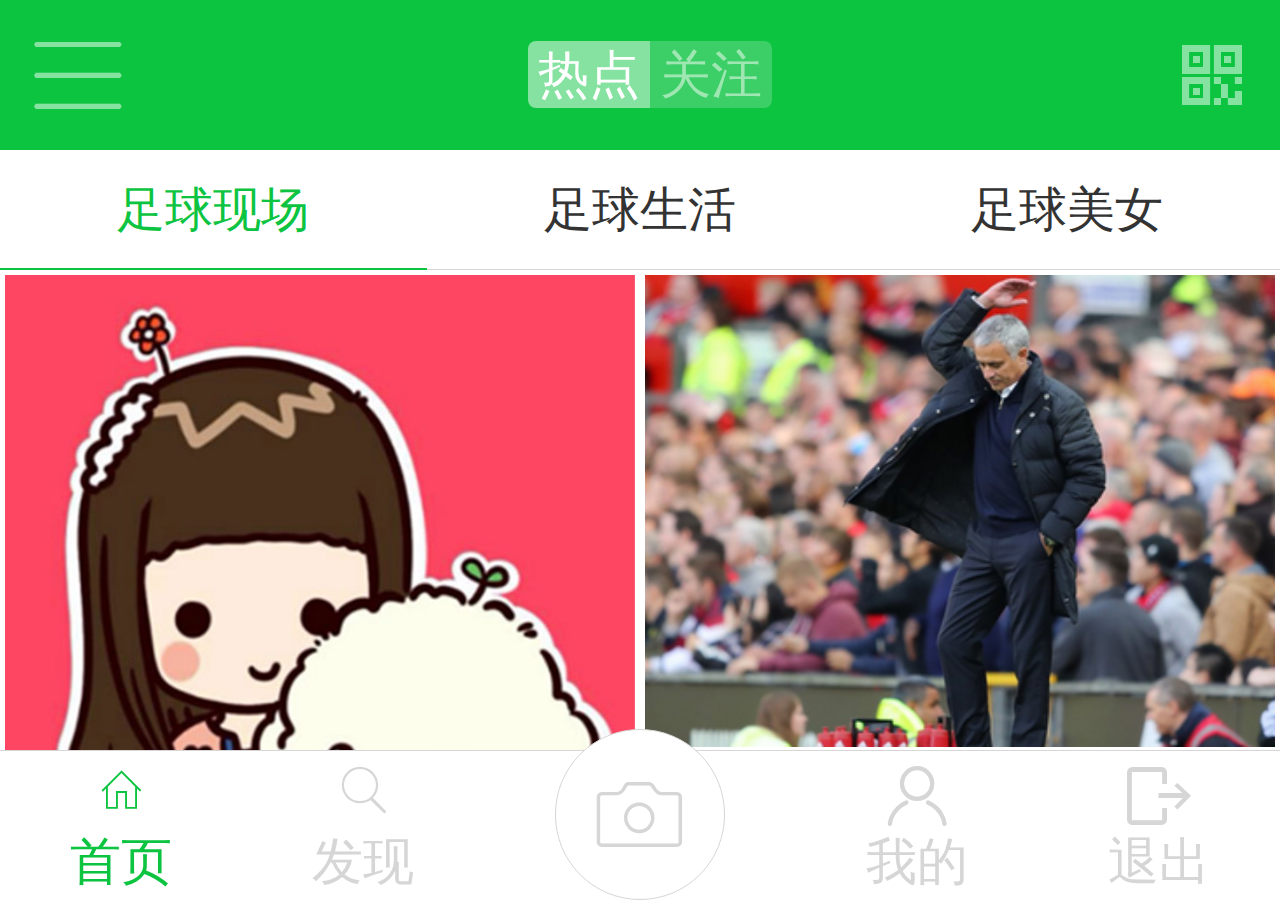
<file: mobile4/index.html>
<!DOCTYPE html>
<html lang="en">
<head>
	<meta charset="UTF-8">
	<meta name="viewport" content="width=device-width,initial-scale=1,user-scalable=no">
	<title>Document</title>
	<link rel="stylesheet" href="font/iconfont.css">
	<link rel="stylesheet" href="css/main.css">
	<script>
		document.documentElement.style.fontSize=window.innerWidth/15+"px";
	</script>
</head>
<body>
	<header>
		<a href="#" class="iconfont icon-menu"></a>
		<span class="btn"><a class="active" href="#">热点</a><a href="#">关注</a></span>
		<a href="" class="iconfont icon-erweima"></a>
	</header>
	<nav>
		<a class="active" href="#">足球现场</a>
		<a href="#">足球生活</a>
		<a href="#">足球美女</a>
	</nav>
	<main>
		<div class="block">
			<a href="#"><img src="img/img1.jpg" alt=""></a>
			<a href="#">西甲-巴萨3-4客负 皇马1-1丢榜首</a>
		</div>
		<div class="block">
			<a href="#"><img src="img/img2.png" alt=""></a>
			<a href="#">英超-曼联憾平 曼城0-2热刺 瓜帅首败</a>
		</div>
		<div class="block">
			<a href="#"><img src="img/img3.jpg" alt=""></a>
			<a href="#">意甲-AC米兰4-3 国米1-2罗马</a>
		</div>
		<div class="block">
			<a href="#"><img src="img/img4.jpg" alt=""></a>
			<a href="#">德甲-拜仁1-1终结连胜 药厂擒多特</a>
		</div>
		<div class="block">
			<a href="#"><img src="img/img1.jpg" alt=""></a>
			<a href="#">西甲-巴萨3-4客负 皇马1-1丢榜首</a>
		</div>
		<div class="block">
			<a href="#"><img src="img/img2.png" alt=""></a>
			<a href="#">英超-曼联憾平 曼城0-2热刺 瓜帅首败</a>
		</div>
		<div class="block">
			<a href="#"><img src="img/img3.jpg" alt=""></a>
			<a href="#">意甲-AC米兰4-3 国米1-2罗马</a>
		</div>
		<div class="block">
			<a href="#"><img src="img/img4.jpg" alt=""></a>
			<a href="#">德甲-拜仁1-1终结连胜 药厂擒多特</a>
		</div>
	</main>
	<footer>
		<a class="active" href="#"><span class="iconfont icon-home"></span><br>首页</a>
		<a href="#"><span class="iconfont icon-search"></span><br>发现</a>
		<a class="round" href="#"><span class="iconfont icon-camera"></span></a>
		<a href="#"><span class="iconfont icon-user"></span><br>我的</a>
		<a href="#"><span class="iconfont icon-tuichu"></span><br>退出</a>
	</footer>
</body>
</html>
</file>
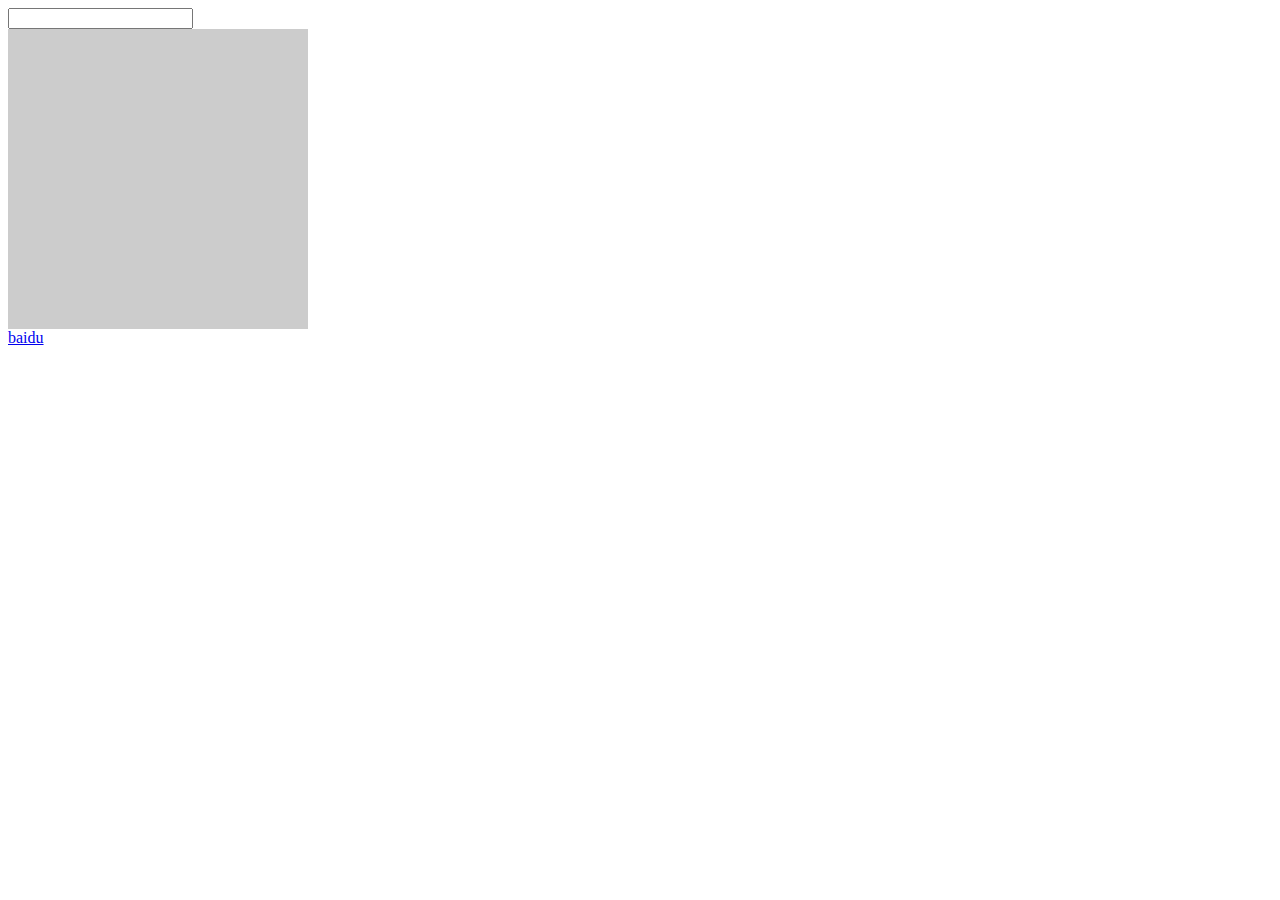
<file: dt.html>
<!DOCTYPE html>
<html>
	<head>
		<meta charset="utf-8" />
		<title></title>
		<meta name="viewport" content="width=device-width, initial-scale=1.0,user-scalable=no" />
		<style>
			.box{
				width:300px;
				height: 300px;
				background-color: #ccc;
		    }
		    a{
		    	display:block;
		    	width:50px;
		    	height: 50px;
		    	-webkit-tap-highlight-color: transparent;
		    }
		</style>
	</head>
	<body>
		<input type="number"  />
		<div id="box" class="box">
			  
		</div>
		
		<a href="http://baidu.com">baidu</a>
		<script>
			
            
		</script>
	</body>
</html>
</file>
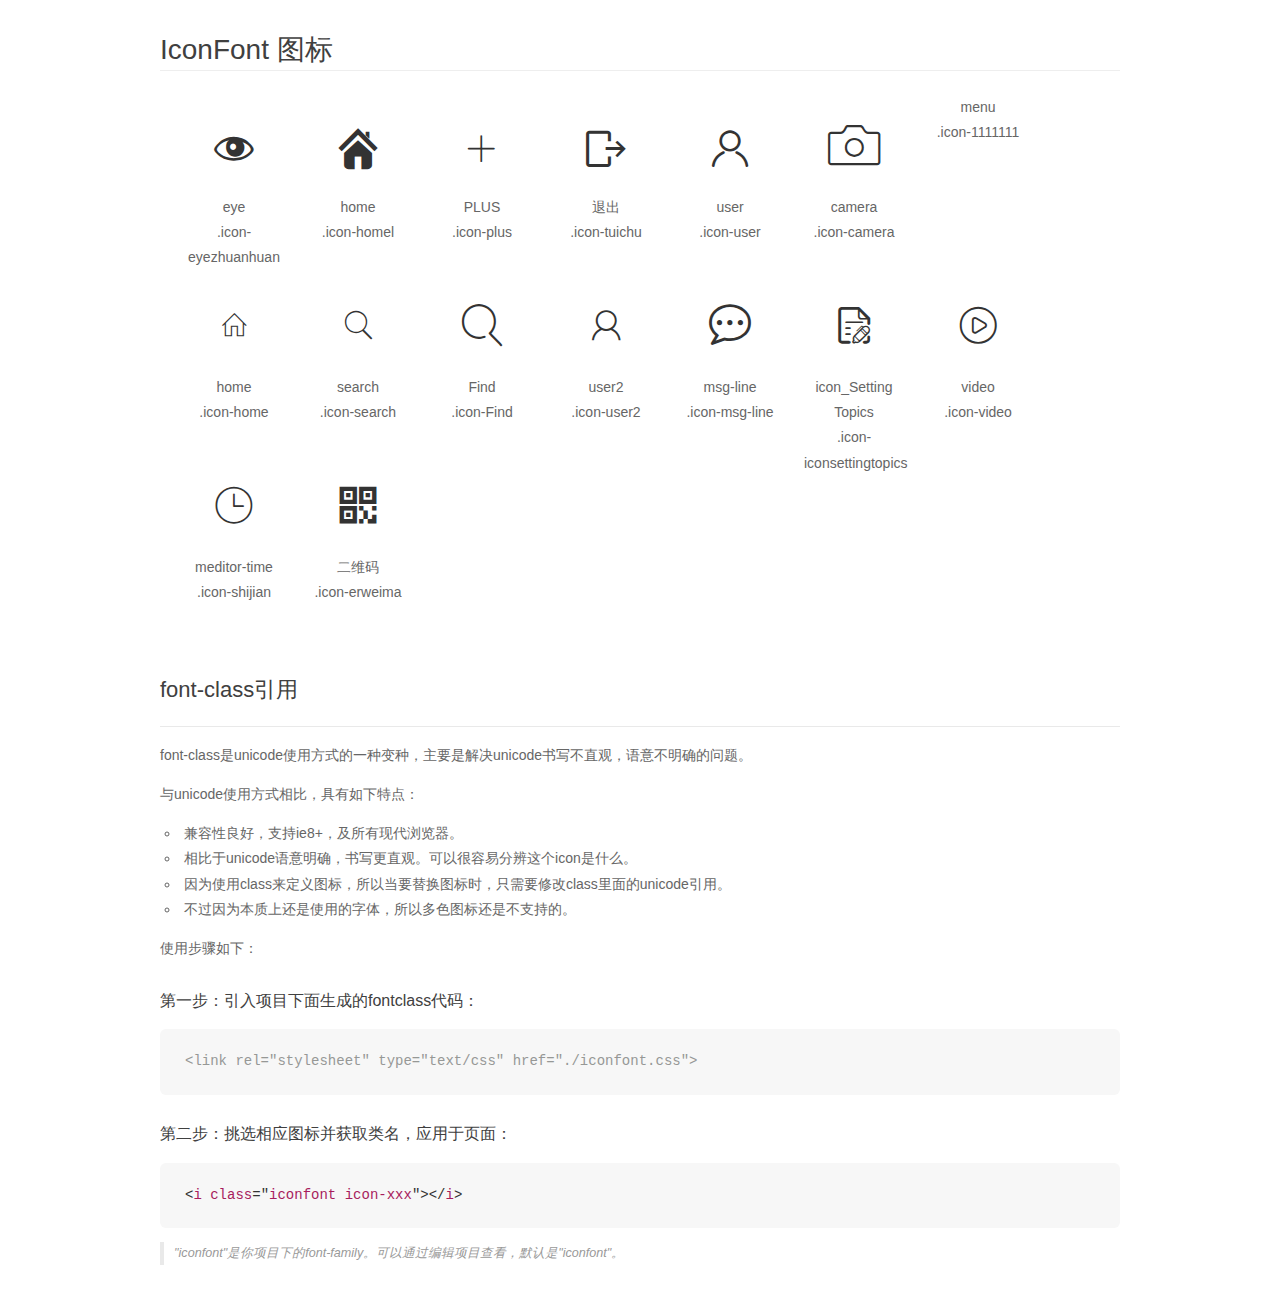
<file: mobile4/font/demo_fontclass.html>
<!DOCTYPE html>
<html>
<head>
    <meta charset="utf-8"/>
    <title>IconFont</title>
    <link rel="stylesheet" href="demo.css">
    <link rel="stylesheet" href="iconfont.css">
</head>
<body>
    <div class="main markdown">
        <h1>IconFont 图标</h1>
        <ul class="icon_lists clear">
            
                <li>
                <i class="icon iconfont icon-eyezhuanhuan"></i>
                    <div class="name">eye</div>
                    <div class="fontclass">.icon-eyezhuanhuan</div>
                </li>
            
                <li>
                <i class="icon iconfont icon-homel"></i>
                    <div class="name">home</div>
                    <div class="fontclass">.icon-homel</div>
                </li>
            
                <li>
                <i class="icon iconfont icon-plus"></i>
                    <div class="name">PLUS</div>
                    <div class="fontclass">.icon-plus</div>
                </li>
            
                <li>
                <i class="icon iconfont icon-tuichu"></i>
                    <div class="name">退出</div>
                    <div class="fontclass">.icon-tuichu</div>
                </li>
            
                <li>
                <i class="icon iconfont icon-user"></i>
                    <div class="name">user</div>
                    <div class="fontclass">.icon-user</div>
                </li>
            
                <li>
                <i class="icon iconfont icon-camera"></i>
                    <div class="name">camera</div>
                    <div class="fontclass">.icon-camera</div>
                </li>
            
                <li>
                <i class="icon iconfont icon-1111111"></i>
                    <div class="name">menu</div>
                    <div class="fontclass">.icon-1111111</div>
                </li>
            
                <li>
                <i class="icon iconfont icon-home"></i>
                    <div class="name">home</div>
                    <div class="fontclass">.icon-home</div>
                </li>
            
                <li>
                <i class="icon iconfont icon-search"></i>
                    <div class="name">search</div>
                    <div class="fontclass">.icon-search</div>
                </li>
            
                <li>
                <i class="icon iconfont icon-Find"></i>
                    <div class="name">Find</div>
                    <div class="fontclass">.icon-Find</div>
                </li>
            
                <li>
                <i class="icon iconfont icon-user2"></i>
                    <div class="name">user2</div>
                    <div class="fontclass">.icon-user2</div>
                </li>
            
                <li>
                <i class="icon iconfont icon-msg-line"></i>
                    <div class="name">msg-line</div>
                    <div class="fontclass">.icon-msg-line</div>
                </li>
            
                <li>
                <i class="icon iconfont icon-iconsettingtopics"></i>
                    <div class="name">icon_Setting Topics</div>
                    <div class="fontclass">.icon-iconsettingtopics</div>
                </li>
            
                <li>
                <i class="icon iconfont icon-video"></i>
                    <div class="name">video</div>
                    <div class="fontclass">.icon-video</div>
                </li>
            
                <li>
                <i class="icon iconfont icon-shijian"></i>
                    <div class="name">meditor-time</div>
                    <div class="fontclass">.icon-shijian</div>
                </li>
            
                <li>
                <i class="icon iconfont icon-erweima"></i>
                    <div class="name">二维码</div>
                    <div class="fontclass">.icon-erweima</div>
                </li>
            
        </ul>

        <h2 id="font-class-">font-class引用</h2>
        <hr>

        <p>font-class是unicode使用方式的一种变种，主要是解决unicode书写不直观，语意不明确的问题。</p>
        <p>与unicode使用方式相比，具有如下特点：</p>
        <ul>
        <li>兼容性良好，支持ie8+，及所有现代浏览器。</li>
        <li>相比于unicode语意明确，书写更直观。可以很容易分辨这个icon是什么。</li>
        <li>因为使用class来定义图标，所以当要替换图标时，只需要修改class里面的unicode引用。</li>
        <li>不过因为本质上还是使用的字体，所以多色图标还是不支持的。</li>
        </ul>
        <p>使用步骤如下：</p>
        <h3 id="-fontclass-">第一步：引入项目下面生成的fontclass代码：</h3>


        <pre><code class="lang-js hljs javascript"><span class="hljs-comment">&lt;link rel="stylesheet" type="text/css" href="./iconfont.css"&gt;</span></code></pre>
        <h3 id="-">第二步：挑选相应图标并获取类名，应用于页面：</h3>
        <pre><code class="lang-css hljs">&lt;<span class="hljs-selector-tag">i</span> <span class="hljs-selector-tag">class</span>="<span class="hljs-selector-tag">iconfont</span> <span class="hljs-selector-tag">icon-xxx</span>"&gt;&lt;/<span class="hljs-selector-tag">i</span>&gt;</code></pre>
        <blockquote>
        <p>"iconfont"是你项目下的font-family。可以通过编辑项目查看，默认是"iconfont"。</p>
        </blockquote>
    </div>
</body>
</html>
</file>
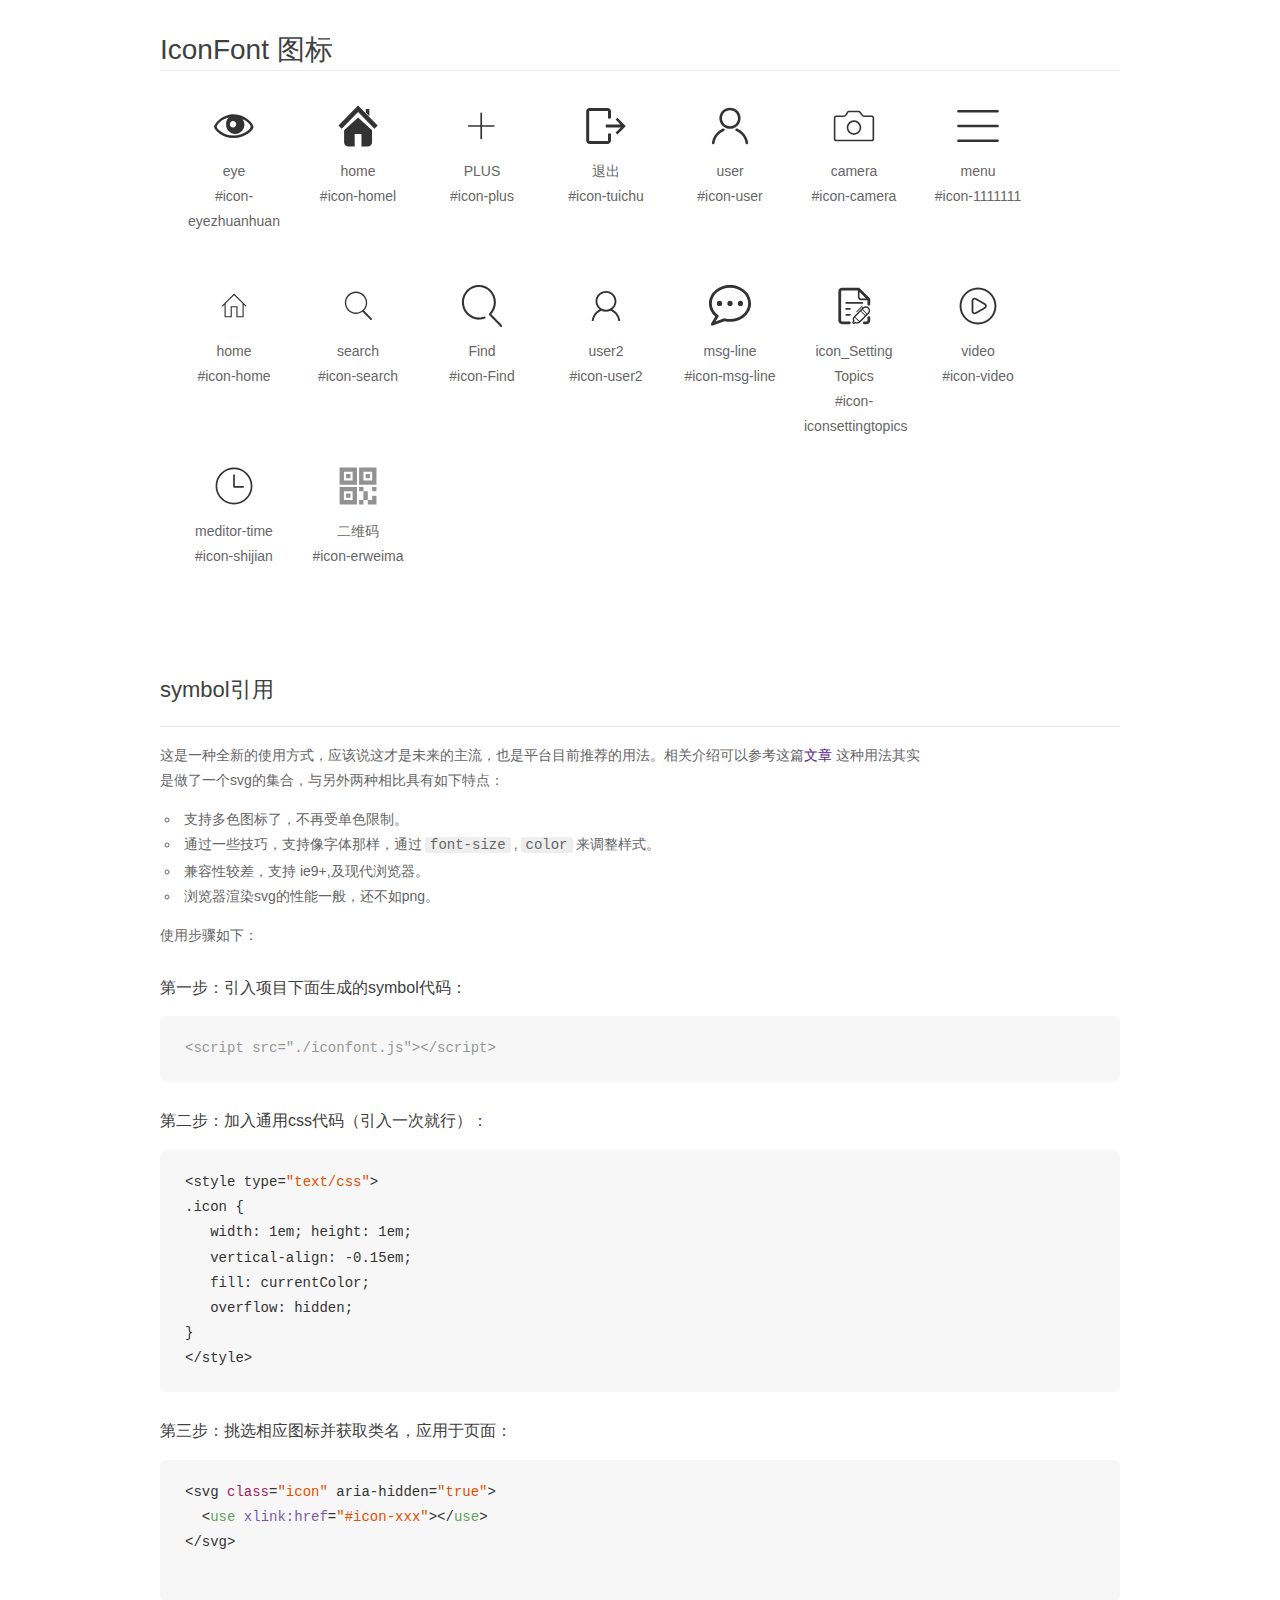
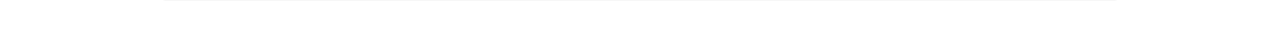
<file: mobile4/font/demo_symbol.html>
<!DOCTYPE html>
<html>
<head>
    <meta charset="utf-8"/>
    <title>IconFont</title>
    <link rel="stylesheet" href="demo.css">
    <script src="iconfont.js"></script>

    <style type="text/css">
        .icon {
          /* 通过设置 font-size 来改变图标大小 */
          width: 1em; height: 1em;
          /* 图标和文字相邻时，垂直对齐 */
          vertical-align: -0.15em;
          /* 通过设置 color 来改变 SVG 的颜色/fill */
          fill: currentColor;
          /* path 和 stroke 溢出 viewBox 部分在 IE 下会显示
             normalize.css 中也包含这行 */
          overflow: hidden;
        }

    </style>
</head>
<body>
    <div class="main markdown">
        <h1>IconFont 图标</h1>
        <ul class="icon_lists clear">
            
                <li>
                    <svg class="icon" aria-hidden="true">
                        <use xlink:href="#icon-eyezhuanhuan"></use>
                    </svg>
                    <div class="name">eye</div>
                    <div class="fontclass">#icon-eyezhuanhuan</div>
                </li>
            
                <li>
                    <svg class="icon" aria-hidden="true">
                        <use xlink:href="#icon-homel"></use>
                    </svg>
                    <div class="name">home</div>
                    <div class="fontclass">#icon-homel</div>
                </li>
            
                <li>
                    <svg class="icon" aria-hidden="true">
                        <use xlink:href="#icon-plus"></use>
                    </svg>
                    <div class="name">PLUS</div>
                    <div class="fontclass">#icon-plus</div>
                </li>
            
                <li>
                    <svg class="icon" aria-hidden="true">
                        <use xlink:href="#icon-tuichu"></use>
                    </svg>
                    <div class="name">退出</div>
                    <div class="fontclass">#icon-tuichu</div>
                </li>
            
                <li>
                    <svg class="icon" aria-hidden="true">
                        <use xlink:href="#icon-user"></use>
                    </svg>
                    <div class="name">user</div>
                    <div class="fontclass">#icon-user</div>
                </li>
            
                <li>
                    <svg class="icon" aria-hidden="true">
                        <use xlink:href="#icon-camera"></use>
                    </svg>
                    <div class="name">camera</div>
                    <div class="fontclass">#icon-camera</div>
                </li>
            
                <li>
                    <svg class="icon" aria-hidden="true">
                        <use xlink:href="#icon-1111111"></use>
                    </svg>
                    <div class="name">menu</div>
                    <div class="fontclass">#icon-1111111</div>
                </li>
            
                <li>
                    <svg class="icon" aria-hidden="true">
                        <use xlink:href="#icon-home"></use>
                    </svg>
                    <div class="name">home</div>
                    <div class="fontclass">#icon-home</div>
                </li>
            
                <li>
                    <svg class="icon" aria-hidden="true">
                        <use xlink:href="#icon-search"></use>
                    </svg>
                    <div class="name">search</div>
                    <div class="fontclass">#icon-search</div>
                </li>
            
                <li>
                    <svg class="icon" aria-hidden="true">
                        <use xlink:href="#icon-Find"></use>
                    </svg>
                    <div class="name">Find</div>
                    <div class="fontclass">#icon-Find</div>
                </li>
            
                <li>
                    <svg class="icon" aria-hidden="true">
                        <use xlink:href="#icon-user2"></use>
                    </svg>
                    <div class="name">user2</div>
                    <div class="fontclass">#icon-user2</div>
                </li>
            
                <li>
                    <svg class="icon" aria-hidden="true">
                        <use xlink:href="#icon-msg-line"></use>
                    </svg>
                    <div class="name">msg-line</div>
                    <div class="fontclass">#icon-msg-line</div>
                </li>
            
                <li>
                    <svg class="icon" aria-hidden="true">
                        <use xlink:href="#icon-iconsettingtopics"></use>
                    </svg>
                    <div class="name">icon_Setting Topics</div>
                    <div class="fontclass">#icon-iconsettingtopics</div>
                </li>
            
                <li>
                    <svg class="icon" aria-hidden="true">
                        <use xlink:href="#icon-video"></use>
                    </svg>
                    <div class="name">video</div>
                    <div class="fontclass">#icon-video</div>
                </li>
            
                <li>
                    <svg class="icon" aria-hidden="true">
                        <use xlink:href="#icon-shijian"></use>
                    </svg>
                    <div class="name">meditor-time</div>
                    <div class="fontclass">#icon-shijian</div>
                </li>
            
                <li>
                    <svg class="icon" aria-hidden="true">
                        <use xlink:href="#icon-erweima"></use>
                    </svg>
                    <div class="name">二维码</div>
                    <div class="fontclass">#icon-erweima</div>
                </li>
            
        </ul>


        <h2 id="symbol-">symbol引用</h2>
        <hr>

        <p>这是一种全新的使用方式，应该说这才是未来的主流，也是平台目前推荐的用法。相关介绍可以参考这篇<a href="">文章</a>
        这种用法其实是做了一个svg的集合，与另外两种相比具有如下特点：</p>
        <ul>
          <li>支持多色图标了，不再受单色限制。</li>
          <li>通过一些技巧，支持像字体那样，通过<code>font-size</code>,<code>color</code>来调整样式。</li>
          <li>兼容性较差，支持 ie9+,及现代浏览器。</li>
          <li>浏览器渲染svg的性能一般，还不如png。</li>
        </ul>
        <p>使用步骤如下：</p>
        <h3 id="-symbol-">第一步：引入项目下面生成的symbol代码：</h3>
        <pre><code class="lang-js hljs javascript"><span class="hljs-comment">&lt;script src="./iconfont.js"&gt;&lt;/script&gt;</span></code></pre>
        <h3 id="-css-">第二步：加入通用css代码（引入一次就行）：</h3>
        <pre><code class="lang-js hljs javascript">&lt;style type=<span class="hljs-string">"text/css"</span>&gt;
.icon {
   width: <span class="hljs-number">1</span>em; height: <span class="hljs-number">1</span>em;
   vertical-align: <span class="hljs-number">-0.15</span>em;
   fill: currentColor;
   overflow: hidden;
}
&lt;<span class="hljs-regexp">/style&gt;</span></code></pre>
        <h3 id="-">第三步：挑选相应图标并获取类名，应用于页面：</h3>
        <pre><code class="lang-js hljs javascript">&lt;svg <span class="hljs-class"><span class="hljs-keyword">class</span></span>=<span class="hljs-string">"icon"</span> aria-hidden=<span class="hljs-string">"true"</span>&gt;<span class="xml"><span class="hljs-tag">
  &lt;<span class="hljs-name">use</span> <span class="hljs-attr">xlink:href</span>=<span class="hljs-string">"#icon-xxx"</span>&gt;</span><span class="hljs-tag">&lt;/<span class="hljs-name">use</span>&gt;</span>
</span>&lt;<span class="hljs-regexp">/svg&gt;
        </span></code></pre>
    </div>
</body>
</html>
</file>
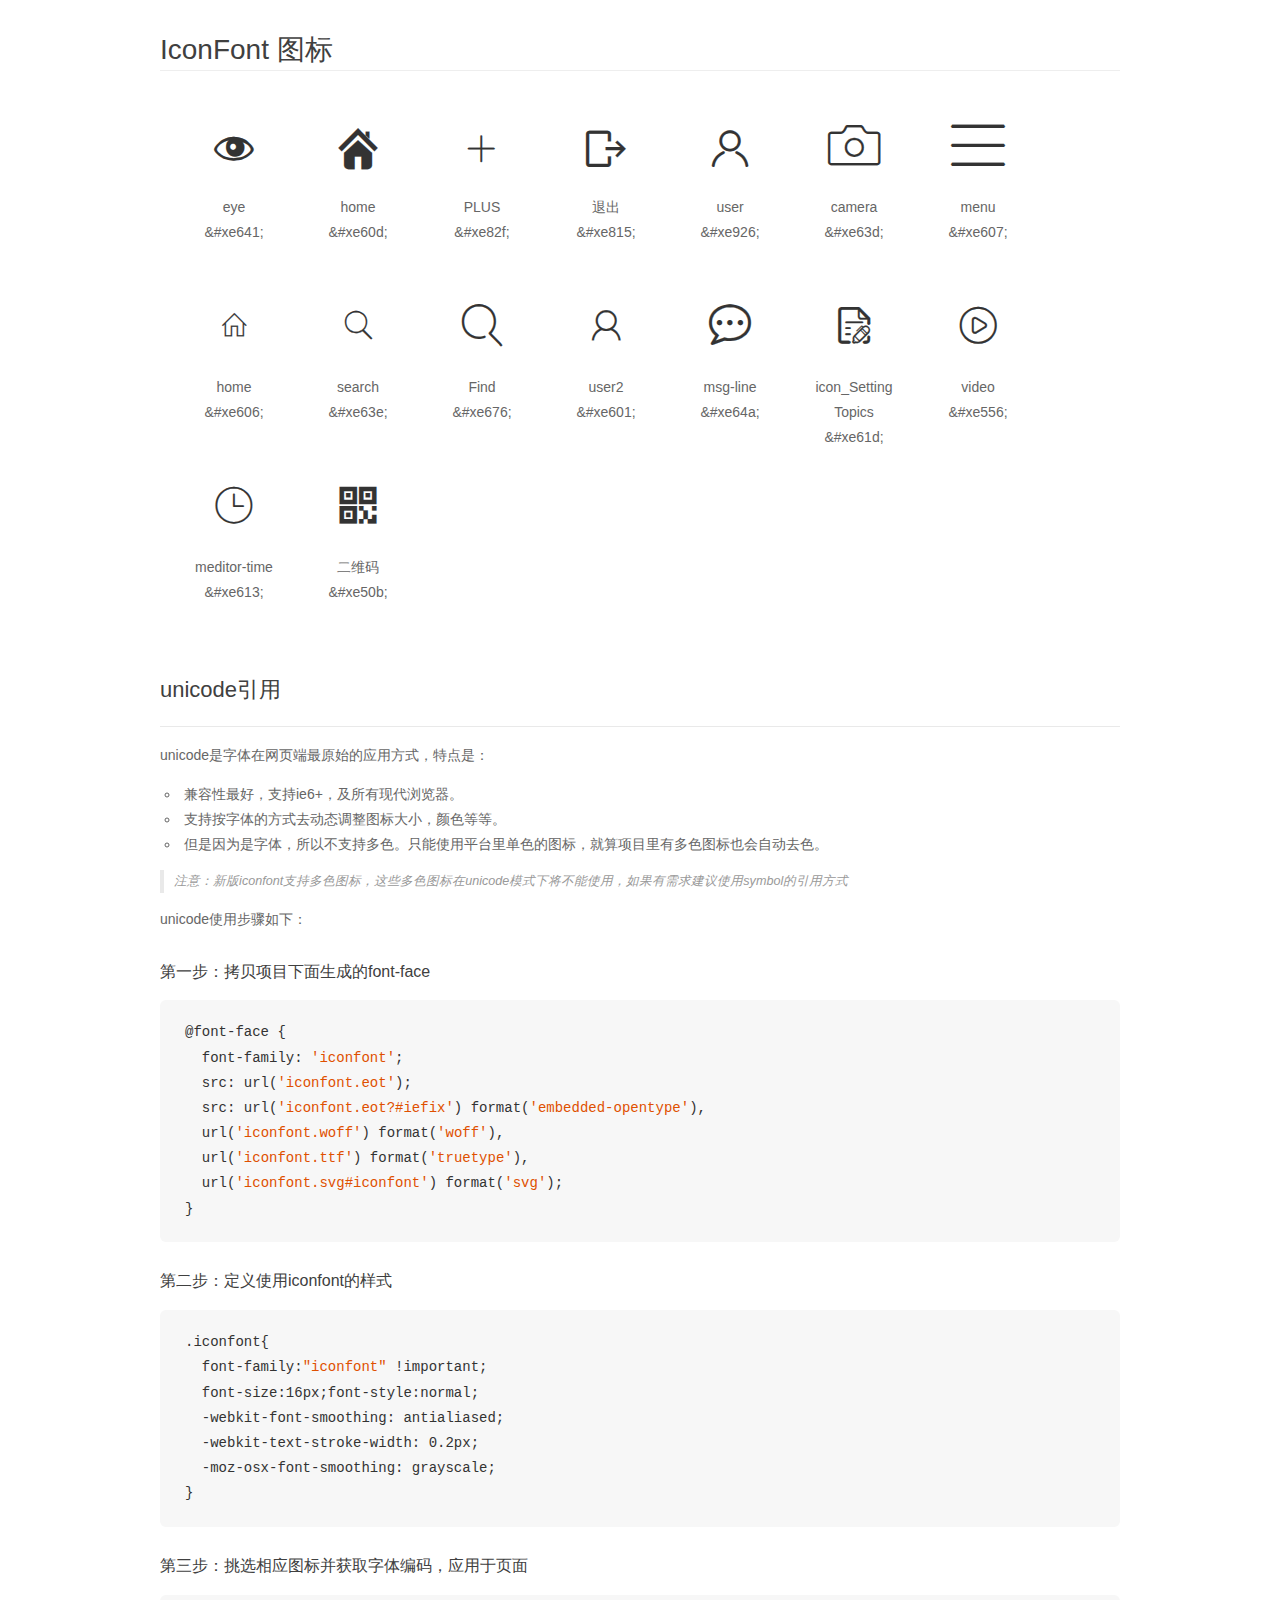
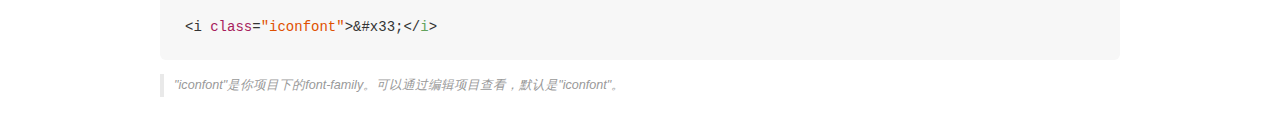
<file: mobile4/font/demo_unicode.html>
<!DOCTYPE html>
<html>
<head>
    <meta charset="utf-8"/>
    <title>IconFont</title>
    <link rel="stylesheet" href="demo.css">

    <style type="text/css">

        @font-face {font-family: "iconfont";
          src: url('iconfont.eot'); /* IE9*/
          src: url('iconfont.eot#iefix') format('embedded-opentype'), /* IE6-IE8 */
          url('iconfont.woff') format('woff'), /* chrome, firefox */
          url('iconfont.ttf') format('truetype'), /* chrome, firefox, opera, Safari, Android, iOS 4.2+*/
          url('iconfont.svg#iconfont') format('svg'); /* iOS 4.1- */
        }

        .iconfont {
          font-family:"iconfont" !important;
          font-size:16px;
          font-style:normal;
          -webkit-font-smoothing: antialiased;
          -webkit-text-stroke-width: 0.2px;
          -moz-osx-font-smoothing: grayscale;
        }

    </style>
</head>
<body>
    <div class="main markdown">
        <h1>IconFont 图标</h1>
        <ul class="icon_lists clear">
            
                <li>
                <i class="icon iconfont">&#xe641;</i>
                    <div class="name">eye</div>
                    <div class="code">&amp;#xe641;</div>
                </li>
            
                <li>
                <i class="icon iconfont">&#xe60d;</i>
                    <div class="name">home</div>
                    <div class="code">&amp;#xe60d;</div>
                </li>
            
                <li>
                <i class="icon iconfont">&#xe82f;</i>
                    <div class="name">PLUS</div>
                    <div class="code">&amp;#xe82f;</div>
                </li>
            
                <li>
                <i class="icon iconfont">&#xe815;</i>
                    <div class="name">退出</div>
                    <div class="code">&amp;#xe815;</div>
                </li>
            
                <li>
                <i class="icon iconfont">&#xe926;</i>
                    <div class="name">user</div>
                    <div class="code">&amp;#xe926;</div>
                </li>
            
                <li>
                <i class="icon iconfont">&#xe63d;</i>
                    <div class="name">camera</div>
                    <div class="code">&amp;#xe63d;</div>
                </li>
            
                <li>
                <i class="icon iconfont">&#xe607;</i>
                    <div class="name">menu</div>
                    <div class="code">&amp;#xe607;</div>
                </li>
            
                <li>
                <i class="icon iconfont">&#xe606;</i>
                    <div class="name">home</div>
                    <div class="code">&amp;#xe606;</div>
                </li>
            
                <li>
                <i class="icon iconfont">&#xe63e;</i>
                    <div class="name">search</div>
                    <div class="code">&amp;#xe63e;</div>
                </li>
            
                <li>
                <i class="icon iconfont">&#xe676;</i>
                    <div class="name">Find</div>
                    <div class="code">&amp;#xe676;</div>
                </li>
            
                <li>
                <i class="icon iconfont">&#xe601;</i>
                    <div class="name">user2</div>
                    <div class="code">&amp;#xe601;</div>
                </li>
            
                <li>
                <i class="icon iconfont">&#xe64a;</i>
                    <div class="name">msg-line</div>
                    <div class="code">&amp;#xe64a;</div>
                </li>
            
                <li>
                <i class="icon iconfont">&#xe61d;</i>
                    <div class="name">icon_Setting Topics</div>
                    <div class="code">&amp;#xe61d;</div>
                </li>
            
                <li>
                <i class="icon iconfont">&#xe556;</i>
                    <div class="name">video</div>
                    <div class="code">&amp;#xe556;</div>
                </li>
            
                <li>
                <i class="icon iconfont">&#xe613;</i>
                    <div class="name">meditor-time</div>
                    <div class="code">&amp;#xe613;</div>
                </li>
            
                <li>
                <i class="icon iconfont">&#xe50b;</i>
                    <div class="name">二维码</div>
                    <div class="code">&amp;#xe50b;</div>
                </li>
            
        </ul>
        <h2 id="unicode-">unicode引用</h2>
        <hr>

        <p>unicode是字体在网页端最原始的应用方式，特点是：</p>
        <ul>
        <li>兼容性最好，支持ie6+，及所有现代浏览器。</li>
        <li>支持按字体的方式去动态调整图标大小，颜色等等。</li>
        <li>但是因为是字体，所以不支持多色。只能使用平台里单色的图标，就算项目里有多色图标也会自动去色。</li>
        </ul>
        <blockquote>
        <p>注意：新版iconfont支持多色图标，这些多色图标在unicode模式下将不能使用，如果有需求建议使用symbol的引用方式</p>
        </blockquote>
        <p>unicode使用步骤如下：</p>
        <h3 id="-font-face">第一步：拷贝项目下面生成的font-face</h3>
        <pre><code class="lang-js hljs javascript">@font-face {
  font-family: <span class="hljs-string">'iconfont'</span>;
  src: url(<span class="hljs-string">'iconfont.eot'</span>);
  src: url(<span class="hljs-string">'iconfont.eot?#iefix'</span>) format(<span class="hljs-string">'embedded-opentype'</span>),
  url(<span class="hljs-string">'iconfont.woff'</span>) format(<span class="hljs-string">'woff'</span>),
  url(<span class="hljs-string">'iconfont.ttf'</span>) format(<span class="hljs-string">'truetype'</span>),
  url(<span class="hljs-string">'iconfont.svg#iconfont'</span>) format(<span class="hljs-string">'svg'</span>);
}
</code></pre>
        <h3 id="-iconfont-">第二步：定义使用iconfont的样式</h3>
        <pre><code class="lang-js hljs javascript">.iconfont{
  font-family:<span class="hljs-string">"iconfont"</span> !important;
  font-size:<span class="hljs-number">16</span>px;font-style:normal;
  -webkit-font-smoothing: antialiased;
  -webkit-text-stroke-width: <span class="hljs-number">0.2</span>px;
  -moz-osx-font-smoothing: grayscale;
}
</code></pre>
        <h3 id="-">第三步：挑选相应图标并获取字体编码，应用于页面</h3>
        <pre><code class="lang-js hljs javascript">&lt;i <span class="hljs-class"><span class="hljs-keyword">class</span></span>=<span class="hljs-string">"iconfont"</span>&gt;&amp;#x33;<span class="xml"><span class="hljs-tag">&lt;/<span class="hljs-name">i</span>&gt;</span></span></code></pre>

        <blockquote>
        <p>"iconfont"是你项目下的font-family。可以通过编辑项目查看，默认是"iconfont"。</p>
        </blockquote>
    </div>


</body>
</html>
</file>
<file: mobile4/font/iconfont.css>
@font-face {font-family: "iconfont";
  src: url('iconfont.eot?t=1512548355069'); /* IE9*/
  src: url('iconfont.eot?t=1512548355069#iefix') format('embedded-opentype'), /* IE6-IE8 */
  url('[data-uri]') format('woff'),
  url('iconfont.ttf?t=1512548355069') format('truetype'), /* chrome, firefox, opera, Safari, Android, iOS 4.2+*/
  url('iconfont.svg?t=1512548355069#iconfont') format('svg'); /* iOS 4.1- */
}

.iconfont {
  font-family:"iconfont" !important;
  font-size:16px;
  font-style:normal;
  -webkit-font-smoothing: antialiased;
  -moz-osx-font-smoothing: grayscale;
}

.icon-eyezhuanhuan:before { content: "\e641"; }

.icon-homel:before { content: "\e60d"; }

.icon-plus:before { content: "\e82f"; }

.icon-tuichu:before { content: "\e815"; }

.icon-user:before { content: "\e926"; }

.icon-camera:before { content: "\e63d"; }

.icon-menu:before { content: "\e607"; }

.icon-home:before { content: "\e606"; }

.icon-search:before { content: "\e63e"; }

.icon-Find:before { content: "\e676"; }

.icon-user2:before { content: "\e601"; }

.icon-msg-line:before { content: "\e64a"; }

.icon-iconsettingtopics:before { content: "\e61d"; }

.icon-video:before { content: "\e556"; }

.icon-shijian:before { content: "\e613"; }

.icon-erweima:before { content: "\e50b"; }
</file>
<file: mobile4/css/main.css>
* {
  margin: 0;
  padding: 0;
  box-sizing: border-box; }

a {
  color: #333;
  text-decoration: none; }

html, body {
  height: 100%; }

body {
  padding-top: 3.16rem;
  padding-bottom: 1.76rem; }

header {
  position: fixed;
  width: 100%;
  height: 1.76rem;
  top: 0;
  background: #0dc441;
  display: flex;
  justify-content: space-between;
  align-items: center;
  padding: 0 0.4rem; }
  header .iconfont {
    color: rgba(255, 255, 255, 0.5);
    font-size: 0.8rem; }
  header .btn {
    font-size: 0.6rem; }
    header .btn a {
      color: rgba(255, 255, 255, 0.5);
      padding: 5px 10px;
      background: rgba(255, 255, 255, 0.2); }
      header .btn a:first-child {
        border-radius: 8px 0 0 8px; }
      header .btn a:last-child {
        border-radius: 0 8px 8px 0; }
      header .btn a.active {
        color: #fff;
        background: rgba(255, 255, 255, 0.5); }

footer {
  position: fixed;
  width: 100%;
  height: 1.76rem;
  bottom: 0;
  display: flex;
  justify-content: space-around;
  align-items: center;
  font-size: 0.6rem;
  border-top: 1px solid #d6d6d6;
  background: #fff; }
  footer a {
    display: block;
    text-align: center;
    color: #d6d6d6; }
    footer a.active {
      color: #0dc441; }
  footer .iconfont {
    font-size: 0.8rem; }
  footer .round {
    background: #fff;
    align-self: flex-end;
    width: 2rem;
    height: 2rem;
    line-height: 2rem;
    border-radius: 2rem;
    border: 1px solid #d6d6d6; }

nav {
  position: fixed;
  width: 100%;
  height: 1.4rem;
  top: 1.76rem;
  line-height: 1.4rem;
  display: flex;
  font-size: 0.56rem;
  background: #fff; }
  nav a {
    flex-grow: 1;
    display: block;
    text-align: center;
    border-bottom: 1px solid #d6d6d6; }
    nav a.active {
      color: #0dc441;
      border-bottom: 2px solid #0dc441; }

main {
  width: 100%;
  height: 100%;
  display: flex;
  flex-wrap: wrap;
  font-size: 0.64rem;
  overflow: auto; }
  main .block {
    width: 50%;
    padding: 5px; }
    main .block img {
      width: 100%; }

/*# sourceMappingURL=main.css.map */
</file>
<file: mobile4/font/demo.css>
*{margin: 0;padding: 0;list-style: none;}
/*
KISSY CSS Reset
理念：1. reset 的目的不是清除浏览器的默认样式，这仅是部分工作。清除和重置是紧密不可分的。
2. reset 的目的不是让默认样式在所有浏览器下一致，而是减少默认样式有可能带来的问题。
3. reset 期望提供一套普适通用的基础样式。但没有银弹，推荐根据具体需求，裁剪和修改后再使用。
特色：1. 适应中文；2. 基于最新主流浏览器。
维护：玉伯<lifesinger@gmail.com>, 正淳<ragecarrier@gmail.com>
 */

/** 清除内外边距 **/
body, h1, h2, h3, h4, h5, h6, hr, p, blockquote, /* structural elements 结构元素 */
dl, dt, dd, ul, ol, li, /* list elements 列表元素 */
pre, /* text formatting elements 文本格式元素 */
form, fieldset, legend, button, input, textarea, /* form elements 表单元素 */
th, td /* table elements 表格元素 */ {
  margin: 0;
  padding: 0;
}

/** 设置默认字体 **/
body,
button, input, select, textarea /* for ie */ {
  font: 12px/1.5 tahoma, arial, \5b8b\4f53, sans-serif;
}
h1, h2, h3, h4, h5, h6 { font-size: 100%; }
address, cite, dfn, em, var { font-style: normal; } /* 将斜体扶正 */
code, kbd, pre, samp { font-family: courier new, courier, monospace; } /* 统一等宽字体 */
small { font-size: 12px; } /* 小于 12px 的中文很难阅读，让 small 正常化 */

/** 重置列表元素 **/
ul, ol { list-style: none; }

/** 重置文本格式元素 **/
a { text-decoration: none; }
a:hover { text-decoration: underline; }


/** 重置表单元素 **/
legend { color: #000; } /* for ie6 */
fieldset, img { border: 0; } /* img 搭车：让链接里的 img 无边框 */
button, input, select, textarea { font-size: 100%; } /* 使得表单元素在 ie 下能继承字体大小 */
/* 注：optgroup 无法扶正 */

/** 重置表格元素 **/
table { border-collapse: collapse; border-spacing: 0; }

/* 清除浮动 */
.ks-clear:after, .clear:after {
  content: '\20';
  display: block;
  height: 0;
  clear: both;
}
.ks-clear, .clear {
  *zoom: 1;
}

.main {
  padding: 30px 100px;
width: 960px;
margin: 0 auto;
}
.main h1{font-size:36px; color:#333; text-align:left;margin-bottom:30px; border-bottom: 1px solid #eee;}

.helps{margin-top:40px;}
.helps pre{
  padding:20px;
  margin:10px 0;
  border:solid 1px #e7e1cd;
  background-color: #fffdef;
  overflow: auto;
}

.icon_lists{
  width: 100% !important;

}

.icon_lists li{
  float:left;
  width: 100px;
  height:180px;
  text-align: center;
  list-style: none !important;
}
.icon_lists .icon{
  font-size: 42px;
  line-height: 100px;
  margin: 10px 0;
  color:#333;
  -webkit-transition: font-size 0.25s ease-out 0s;
  -moz-transition: font-size 0.25s ease-out 0s;
  transition: font-size 0.25s ease-out 0s;

}
.icon_lists .icon:hover{
  font-size: 100px;
}



.markdown {
  color: #666;
  font-size: 14px;
  line-height: 1.8;
}

.highlight {
  line-height: 1.5;
}

.markdown img {
  vertical-align: middle;
  max-width: 100%;
}

.markdown h1 {
  color: #404040;
  font-weight: 500;
  line-height: 40px;
  margin-bottom: 24px;
}

.markdown h2,
.markdown h3,
.markdown h4,
.markdown h5,
.markdown h6 {
  color: #404040;
  margin: 1.6em 0 0.6em 0;
  font-weight: 500;
  clear: both;
}

.markdown h1 {
  font-size: 28px;
}

.markdown h2 {
  font-size: 22px;
}

.markdown h3 {
  font-size: 16px;
}

.markdown h4 {
  font-size: 14px;
}

.markdown h5 {
  font-size: 12px;
}

.markdown h6 {
  font-size: 12px;
}

.markdown hr {
  height: 1px;
  border: 0;
  background: #e9e9e9;
  margin: 16px 0;
  clear: both;
}

.markdown p,
.markdown pre {
  margin: 1em 0;
}

.markdown > p,
.markdown > blockquote,
.markdown > .highlight,
.markdown > ol,
.markdown > ul {
  width: 80%;
}

.markdown ul > li {
  list-style: circle;
}

.markdown > ul li,
.markdown blockquote ul > li {
  margin-left: 20px;
  padding-left: 4px;
}

.markdown > ul li p,
.markdown > ol li p {
  margin: 0.6em 0;
}

.markdown ol > li {
  list-style: decimal;
}

.markdown > ol li,
.markdown blockquote ol > li {
  margin-left: 20px;
  padding-left: 4px;
}

.markdown code {
  margin: 0 3px;
  padding: 0 5px;
  background: #eee;
  border-radius: 3px;
}

.markdown pre {
  border-radius: 6px;
  background: #f7f7f7;
  padding: 20px;
}

.markdown pre code {
  border: none;
  background: #f7f7f7;
  margin: 0;
}

.markdown strong,
.markdown b {
  font-weight: 600;
}

.markdown > table {
  border-collapse: collapse;
  border-spacing: 0px;
  empty-cells: show;
  border: 1px solid #e9e9e9;
  width: 95%;
  margin-bottom: 24px;
}

.markdown > table th {
  white-space: nowrap;
  color: #333;
  font-weight: 600;

}

.markdown > table th,
.markdown > table td {
  border: 1px solid #e9e9e9;
  padding: 8px 16px;
  text-align: left;
}

.markdown > table th {
  background: #F7F7F7;
}

.markdown blockquote {
  font-size: 90%;
  color: #999;
  border-left: 4px solid #e9e9e9;
  padding-left: 0.8em;
  margin: 1em 0;
  font-style: italic;
}

.markdown blockquote p {
  margin: 0;
}

.markdown .anchor {
  opacity: 0;
  transition: opacity 0.3s ease;
  margin-left: 8px;
}

.markdown .waiting {
  color: #ccc;
}

.markdown h1:hover .anchor,
.markdown h2:hover .anchor,
.markdown h3:hover .anchor,
.markdown h4:hover .anchor,
.markdown h5:hover .anchor,
.markdown h6:hover .anchor {
  opacity: 1;
  display: inline-block;
}

.markdown > br,
.markdown > p > br {
  clear: both;
}


.hljs {
  display: block;
  background: white;
  padding: 0.5em;
  color: #333333;
  overflow-x: auto;
}

.hljs-comment,
.hljs-meta {
  color: #969896;
}

.hljs-string,
.hljs-variable,
.hljs-template-variable,
.hljs-strong,
.hljs-emphasis,
.hljs-quote {
  color: #df5000;
}

.hljs-keyword,
.hljs-selector-tag,
.hljs-type {
  color: #a71d5d;
}

.hljs-literal,
.hljs-symbol,
.hljs-bullet,
.hljs-attribute {
  color: #0086b3;
}

.hljs-section,
.hljs-name {
  color: #63a35c;
}

.hljs-tag {
  color: #333333;
}

.hljs-title,
.hljs-attr,
.hljs-selector-id,
.hljs-selector-class,
.hljs-selector-attr,
.hljs-selector-pseudo {
  color: #795da3;
}

.hljs-addition {
  color: #55a532;
  background-color: #eaffea;
}

.hljs-deletion {
  color: #bd2c00;
  background-color: #ffecec;
}

.hljs-link {
  text-decoration: underline;
}

pre{
  background: #fff;
}
</file>
